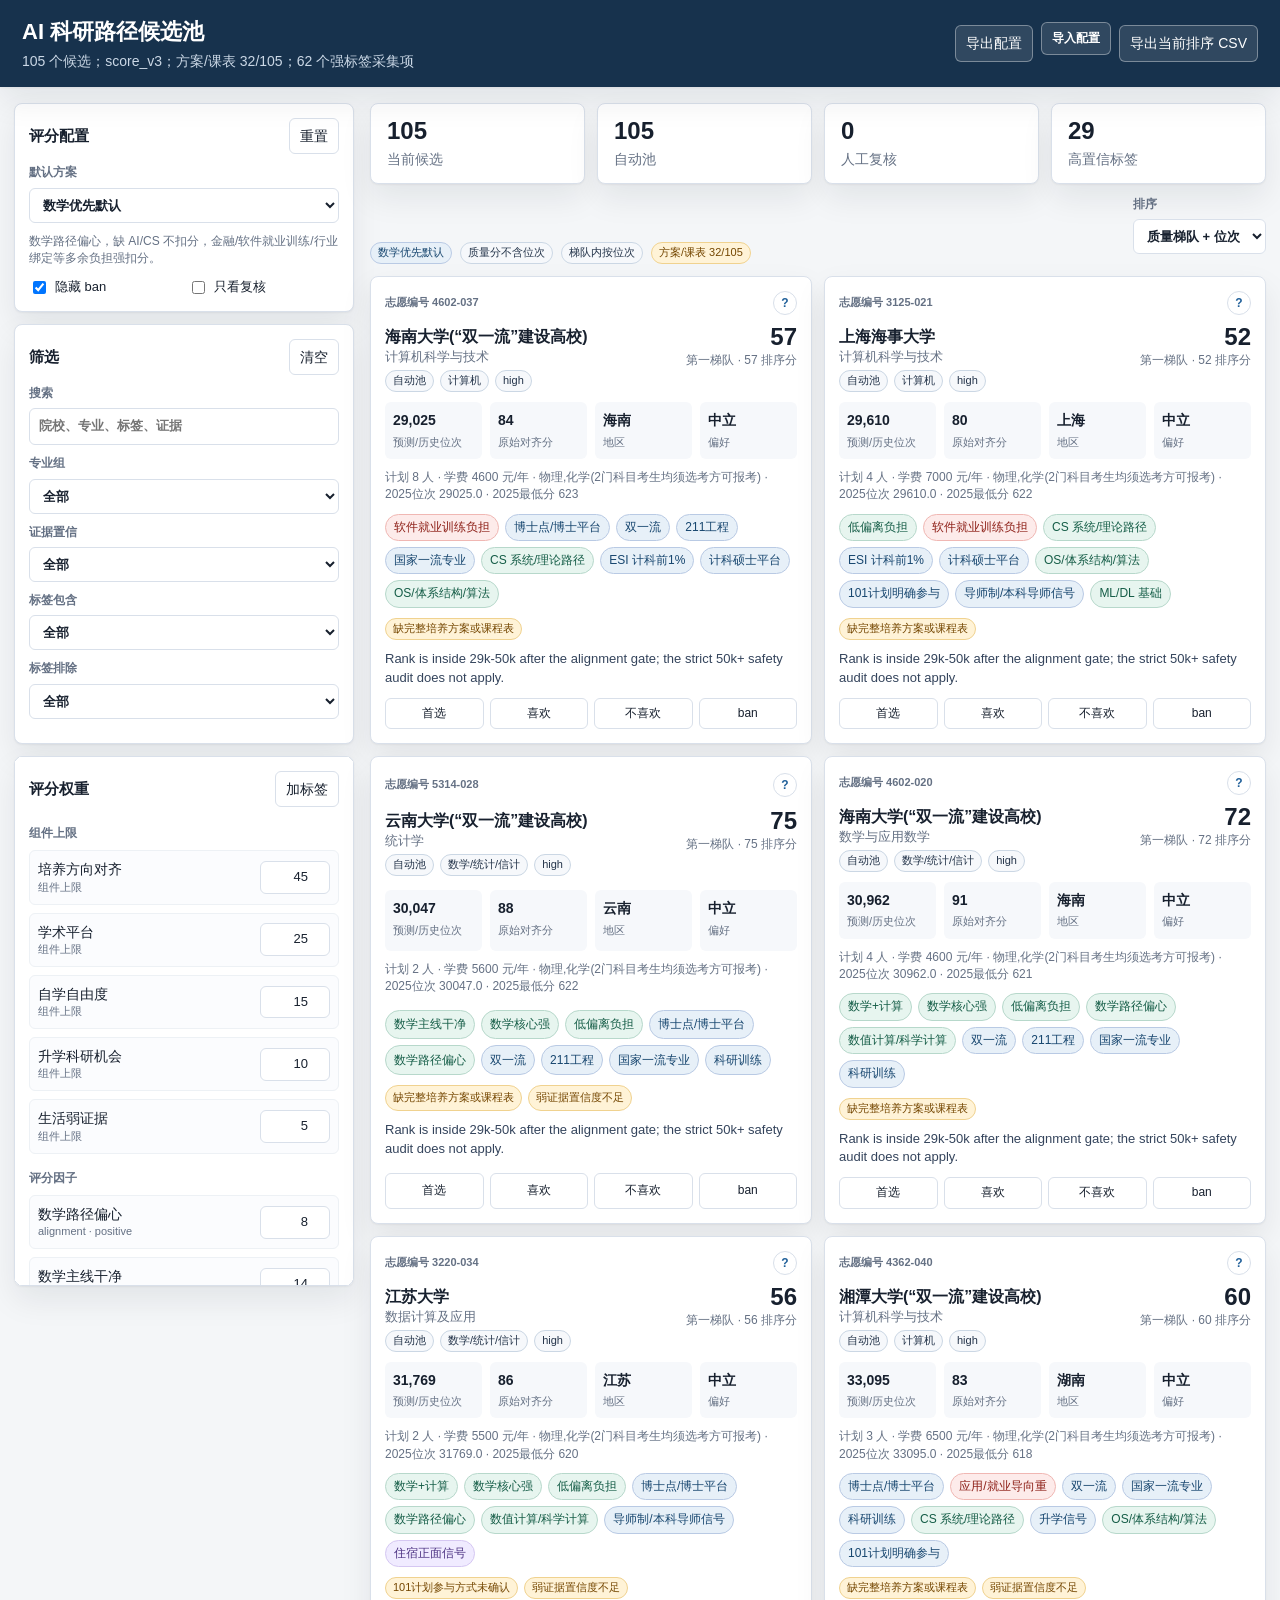
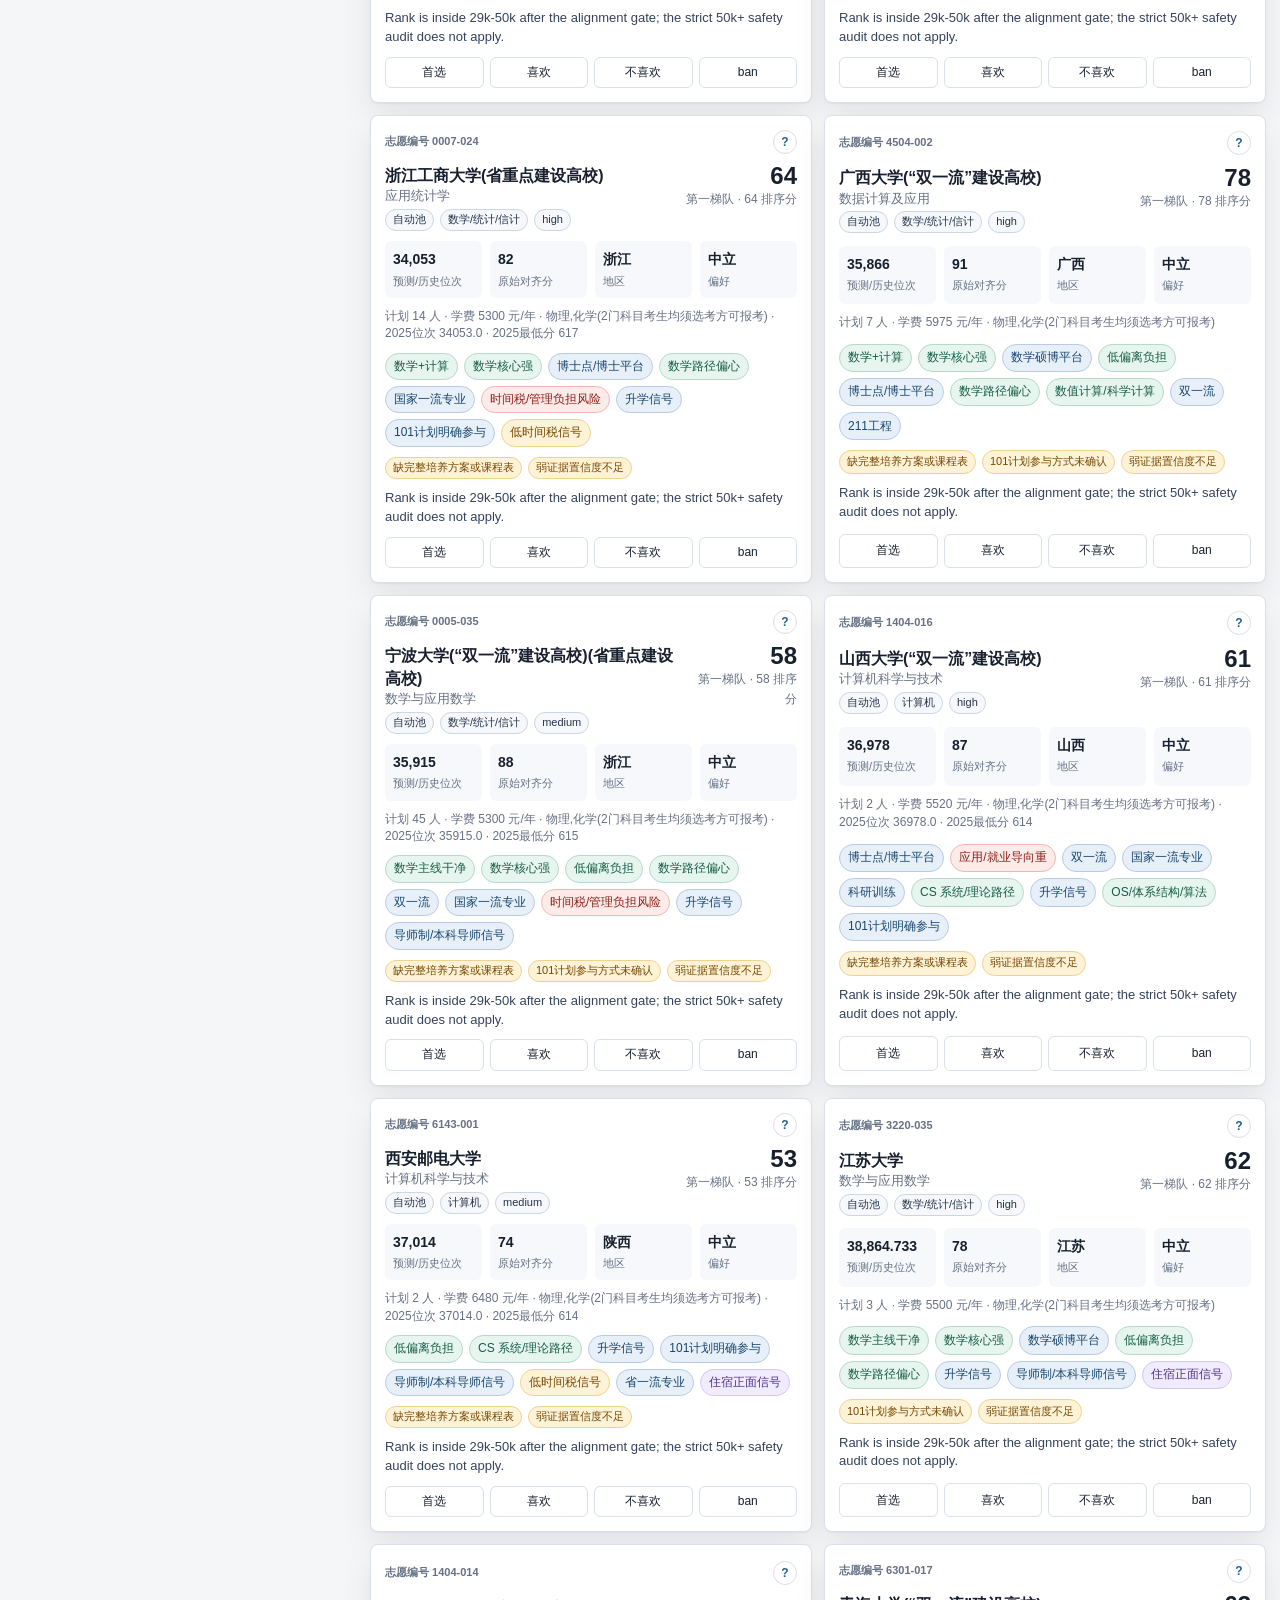
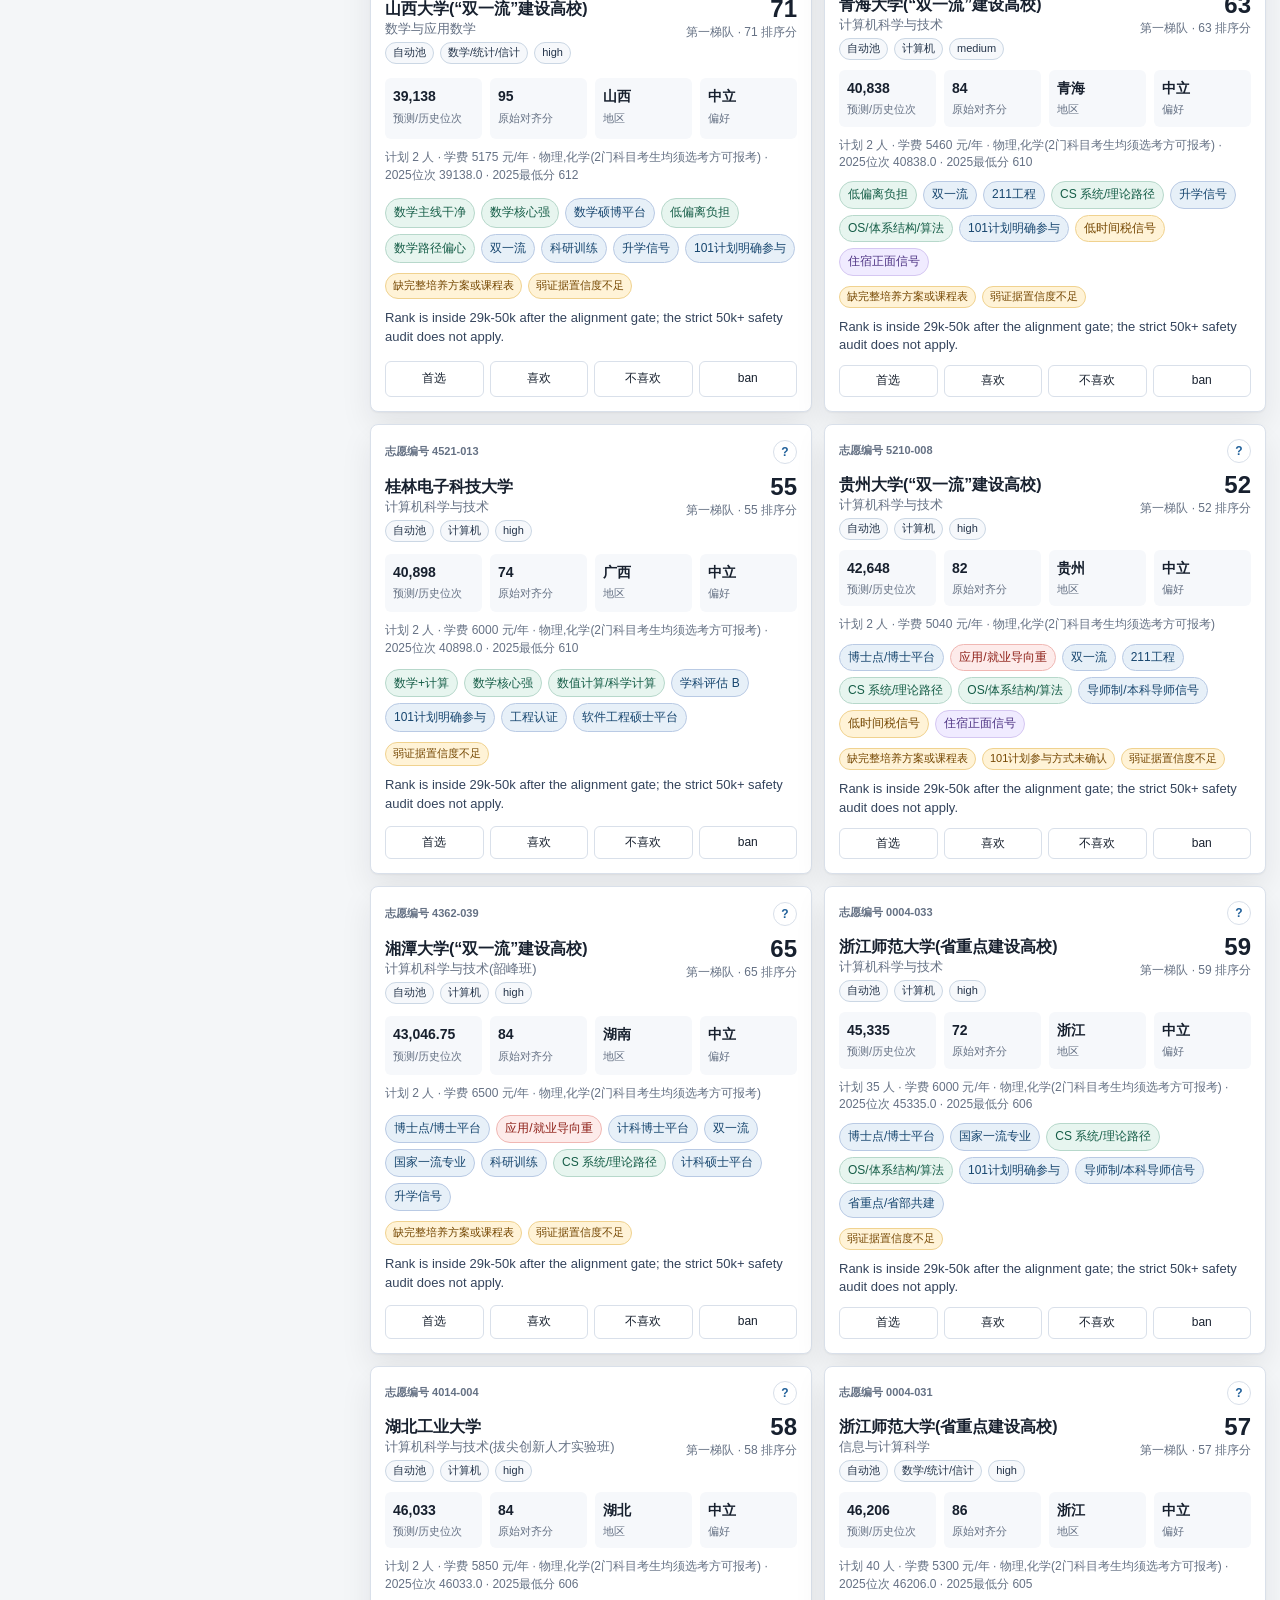
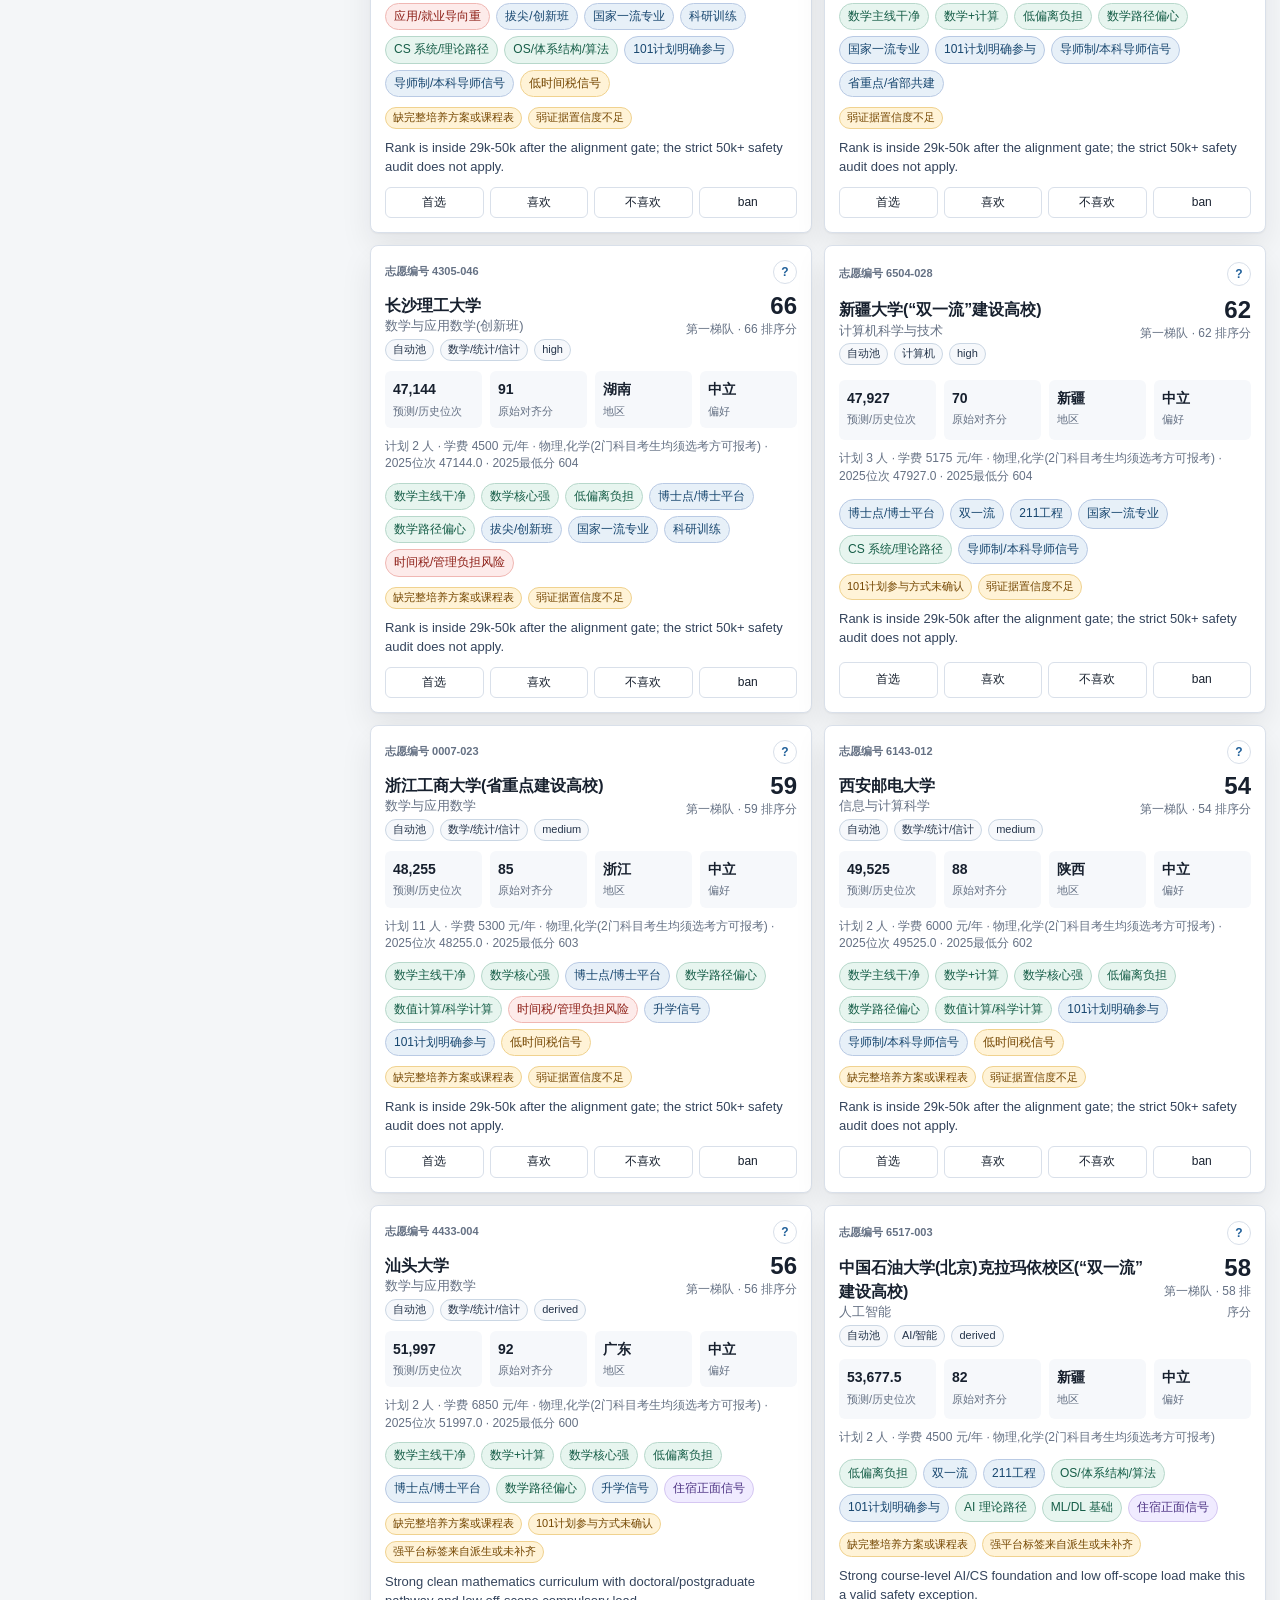
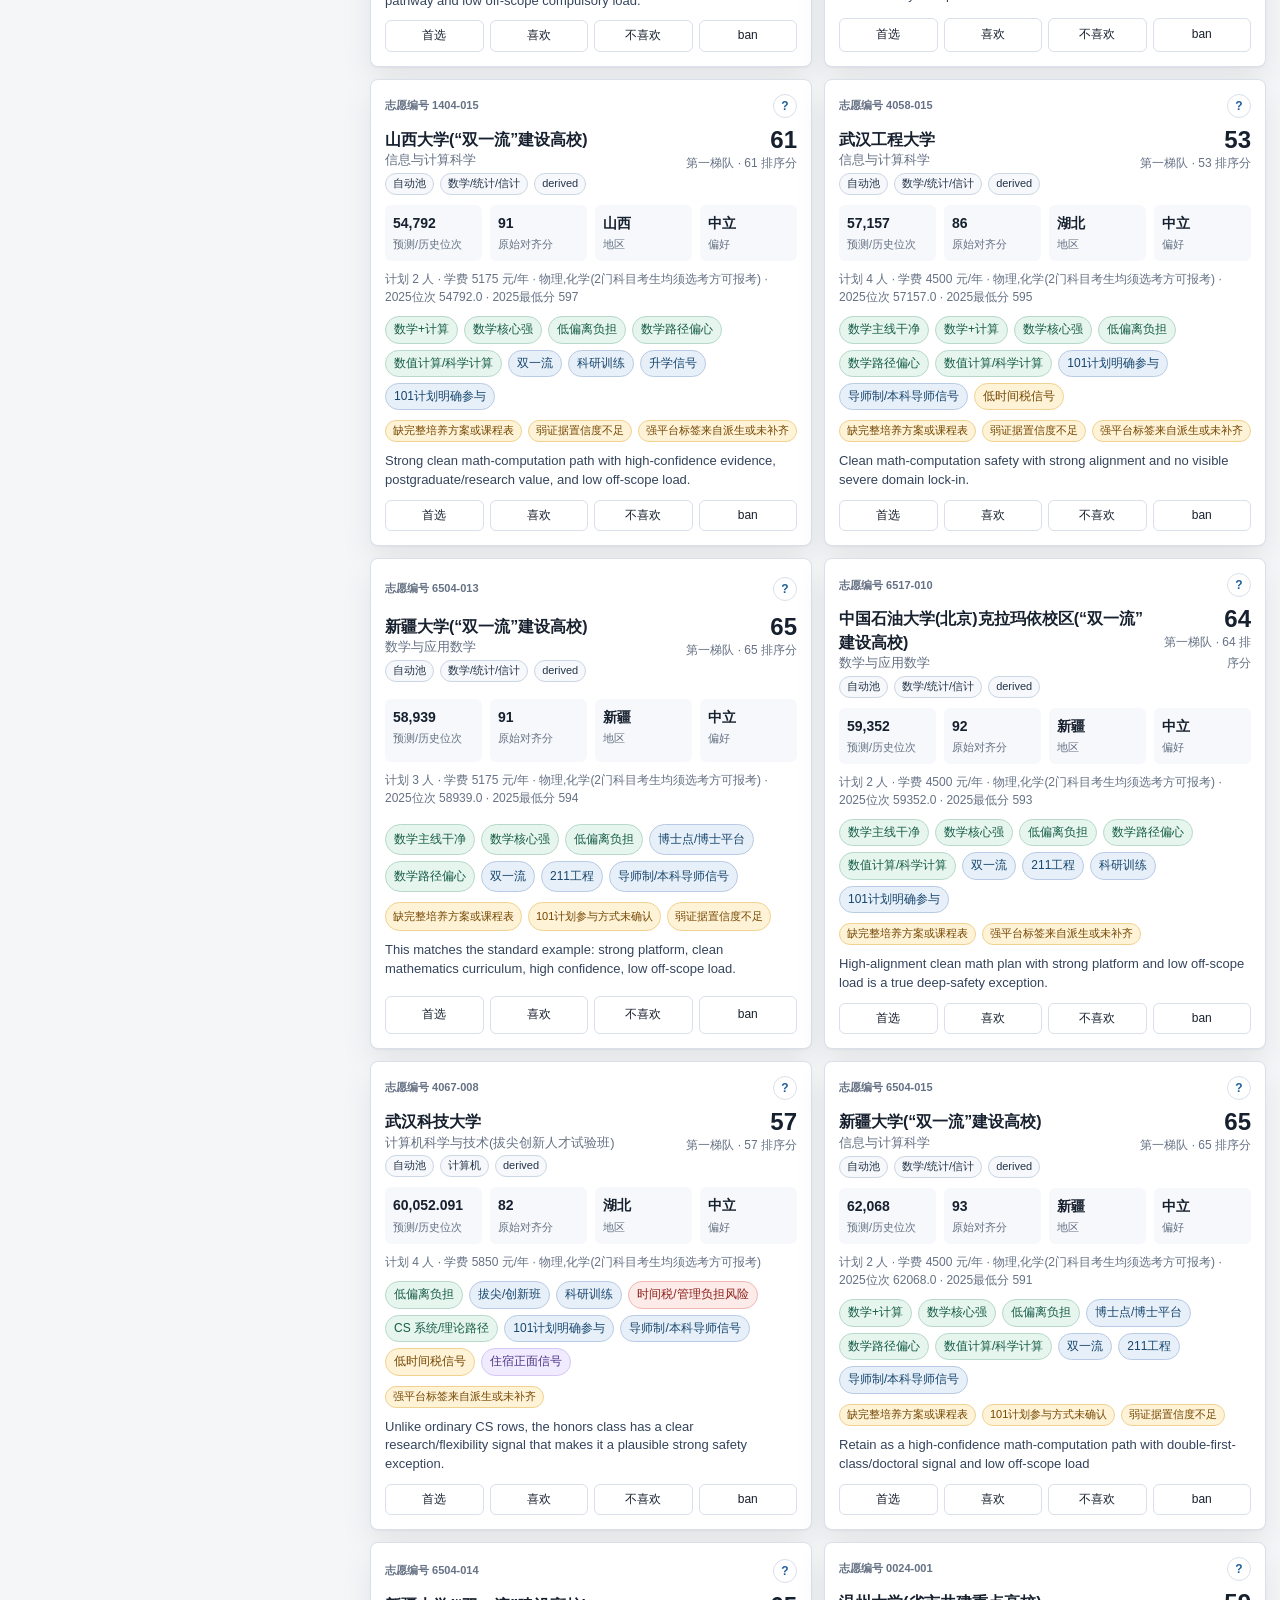
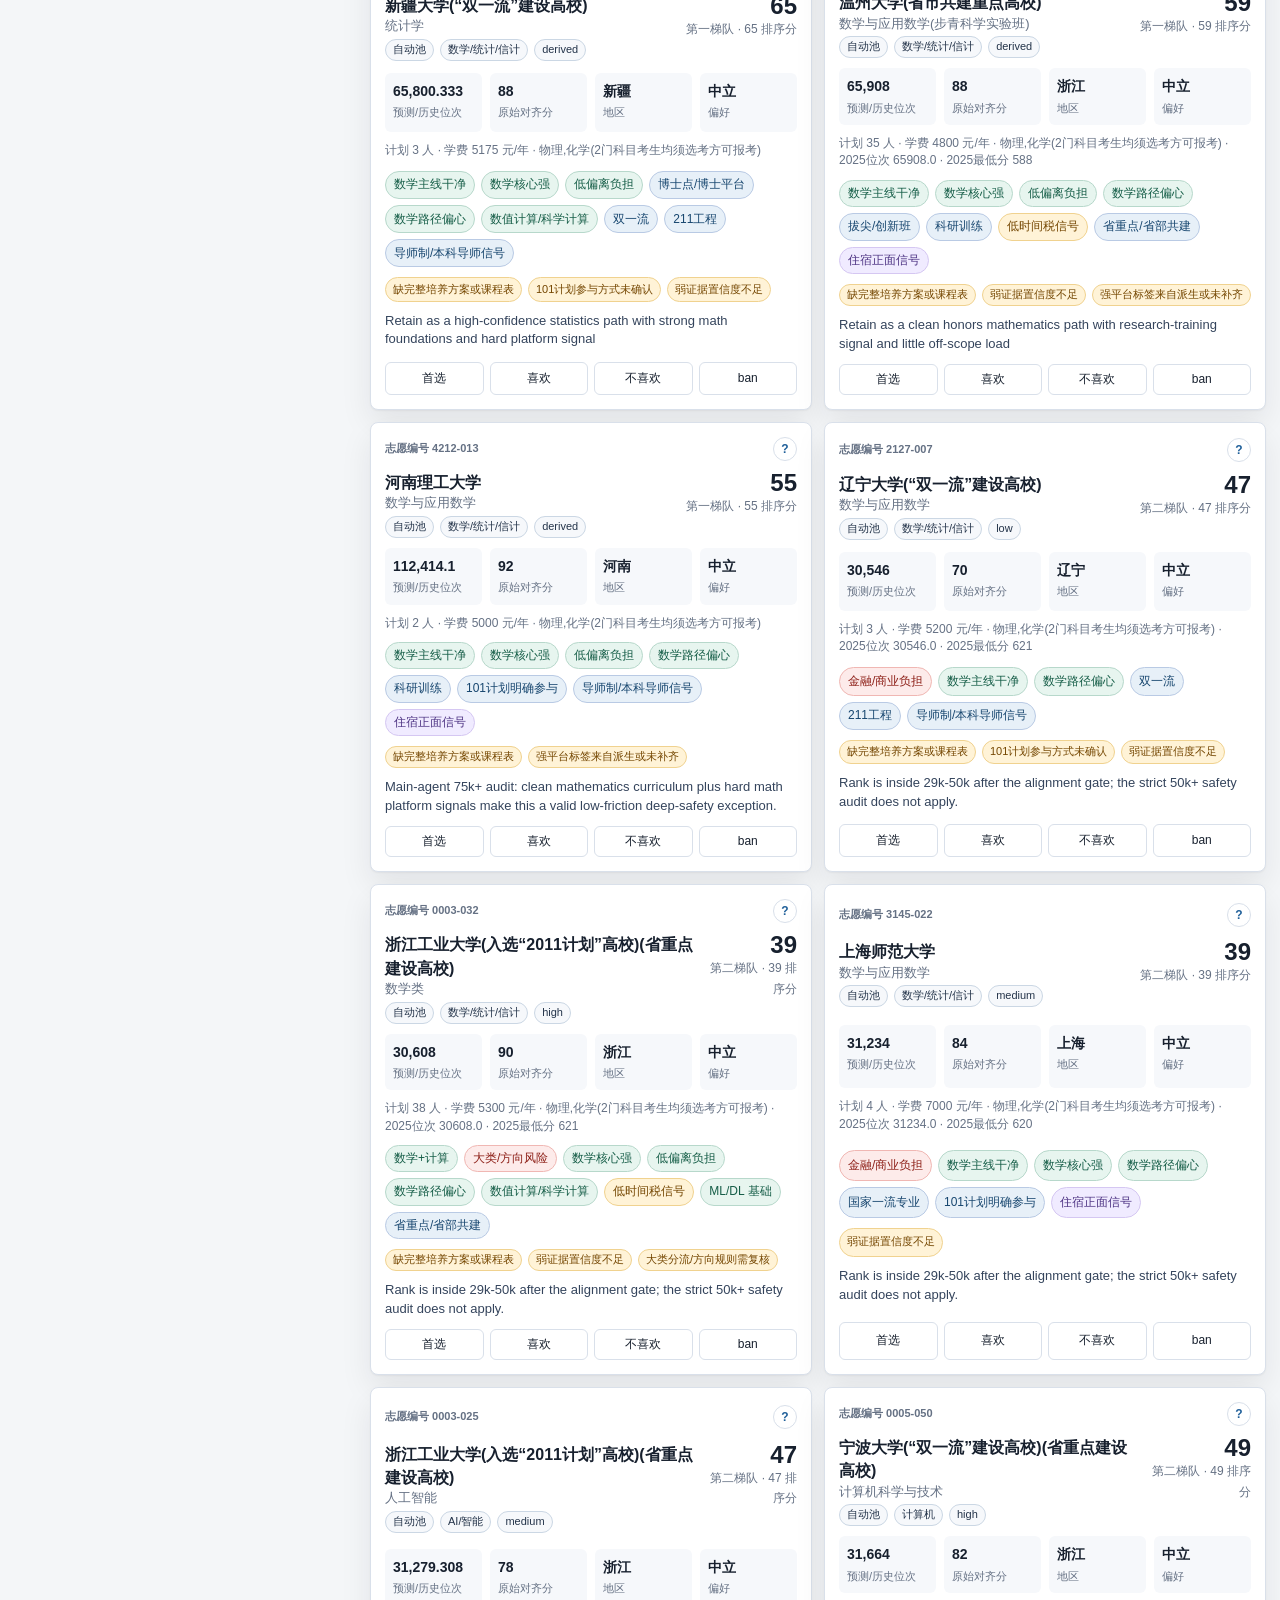
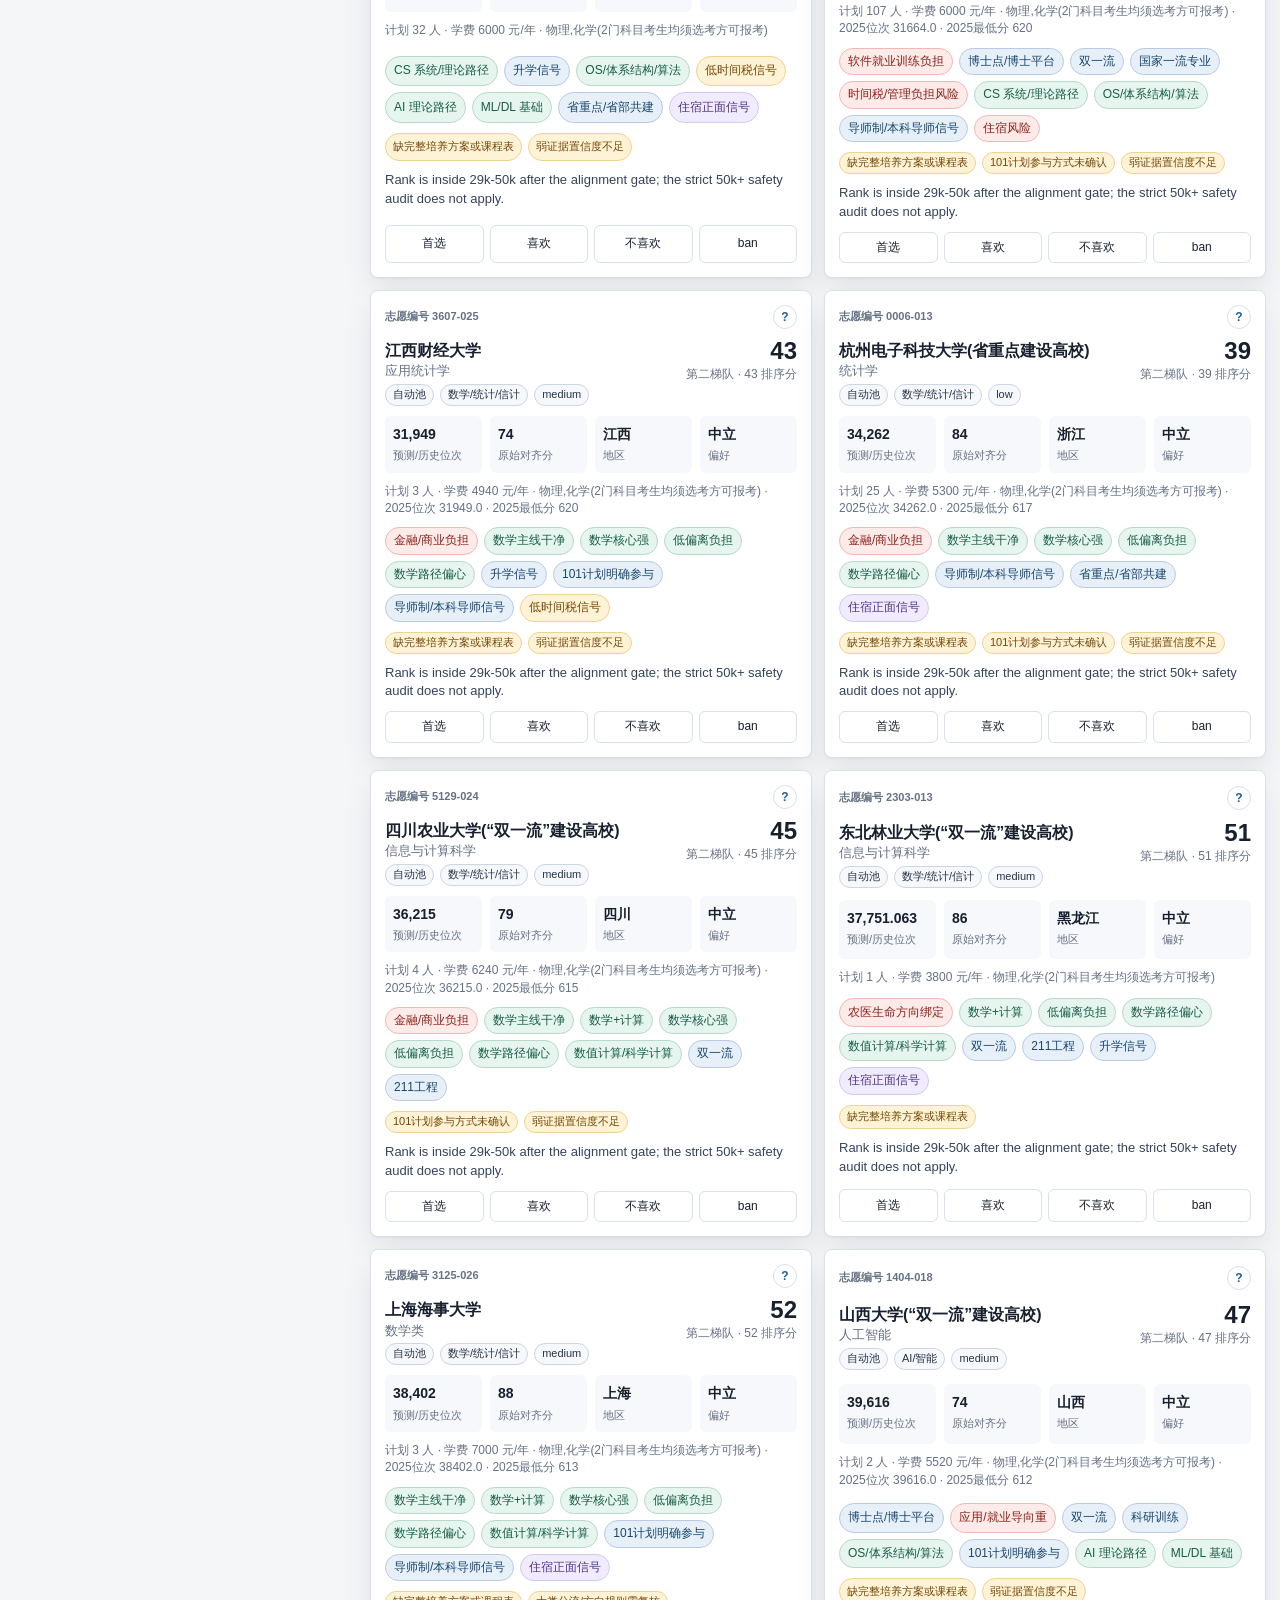
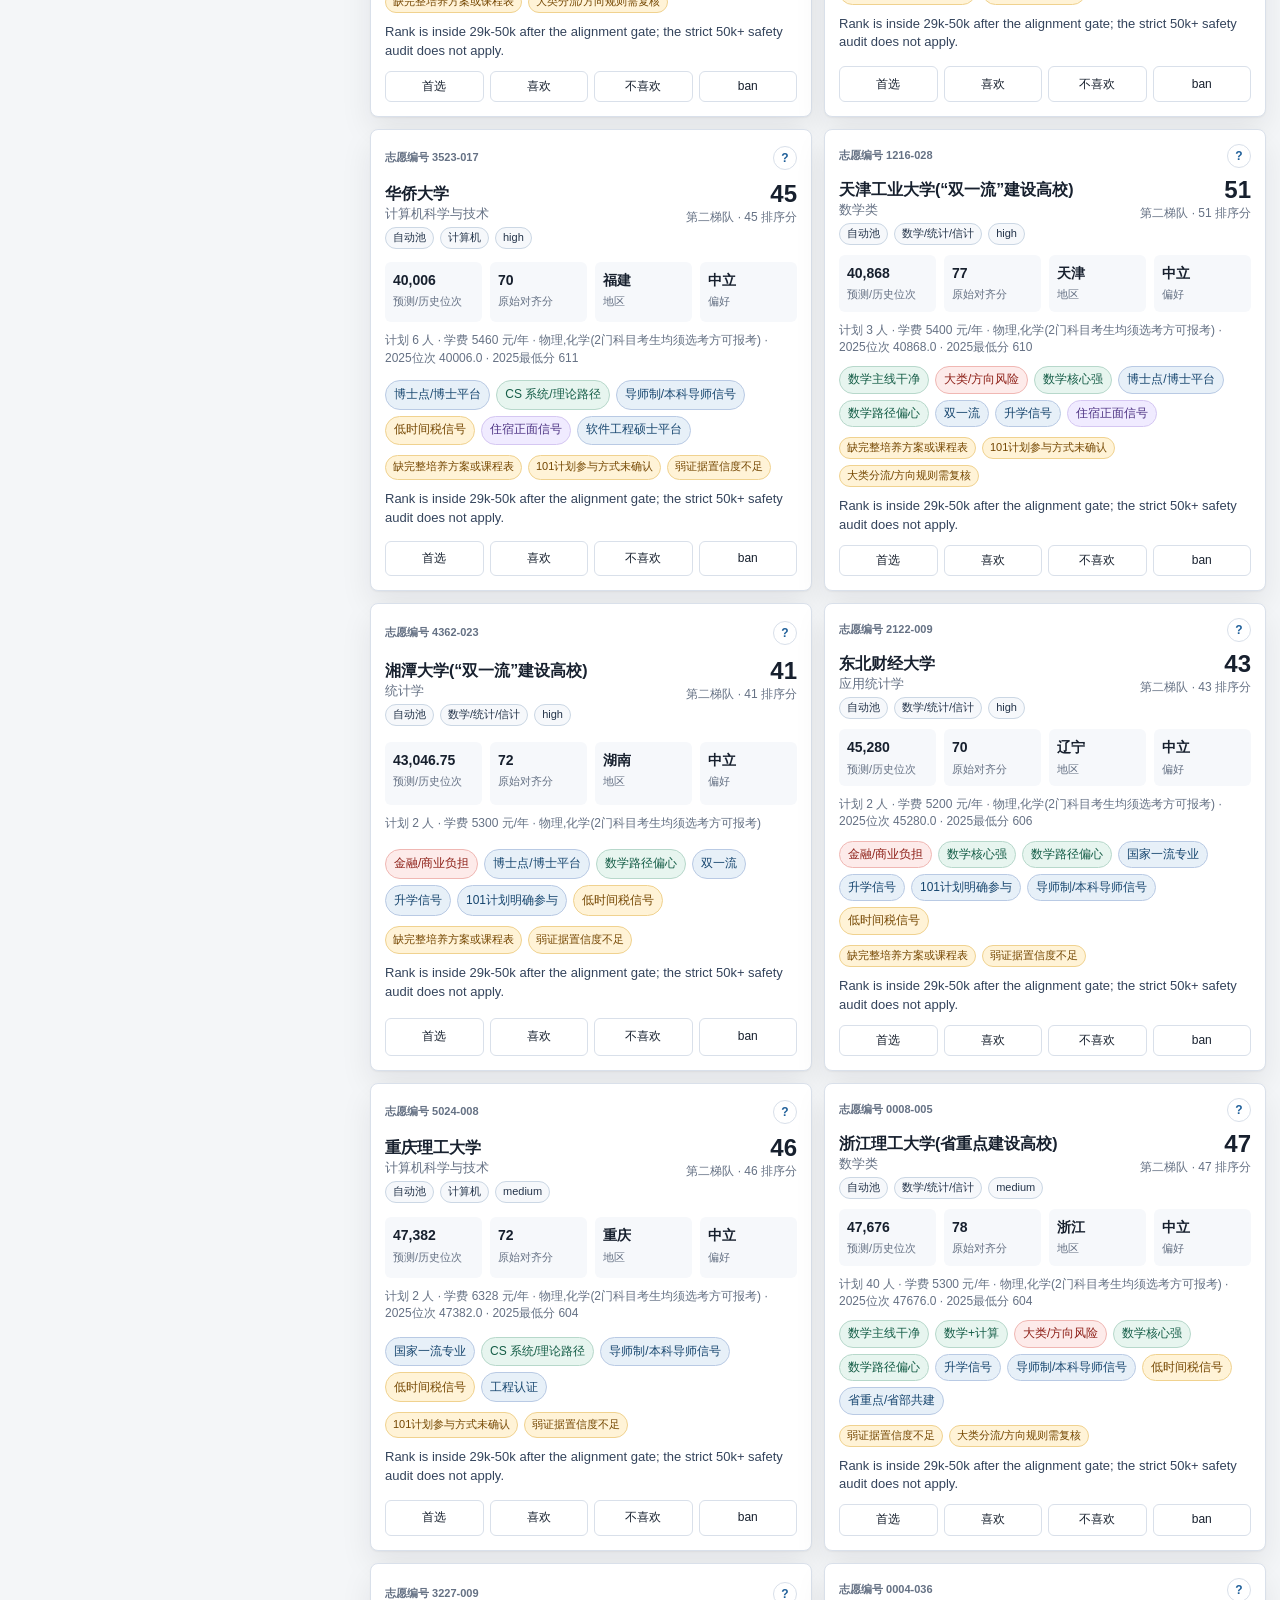
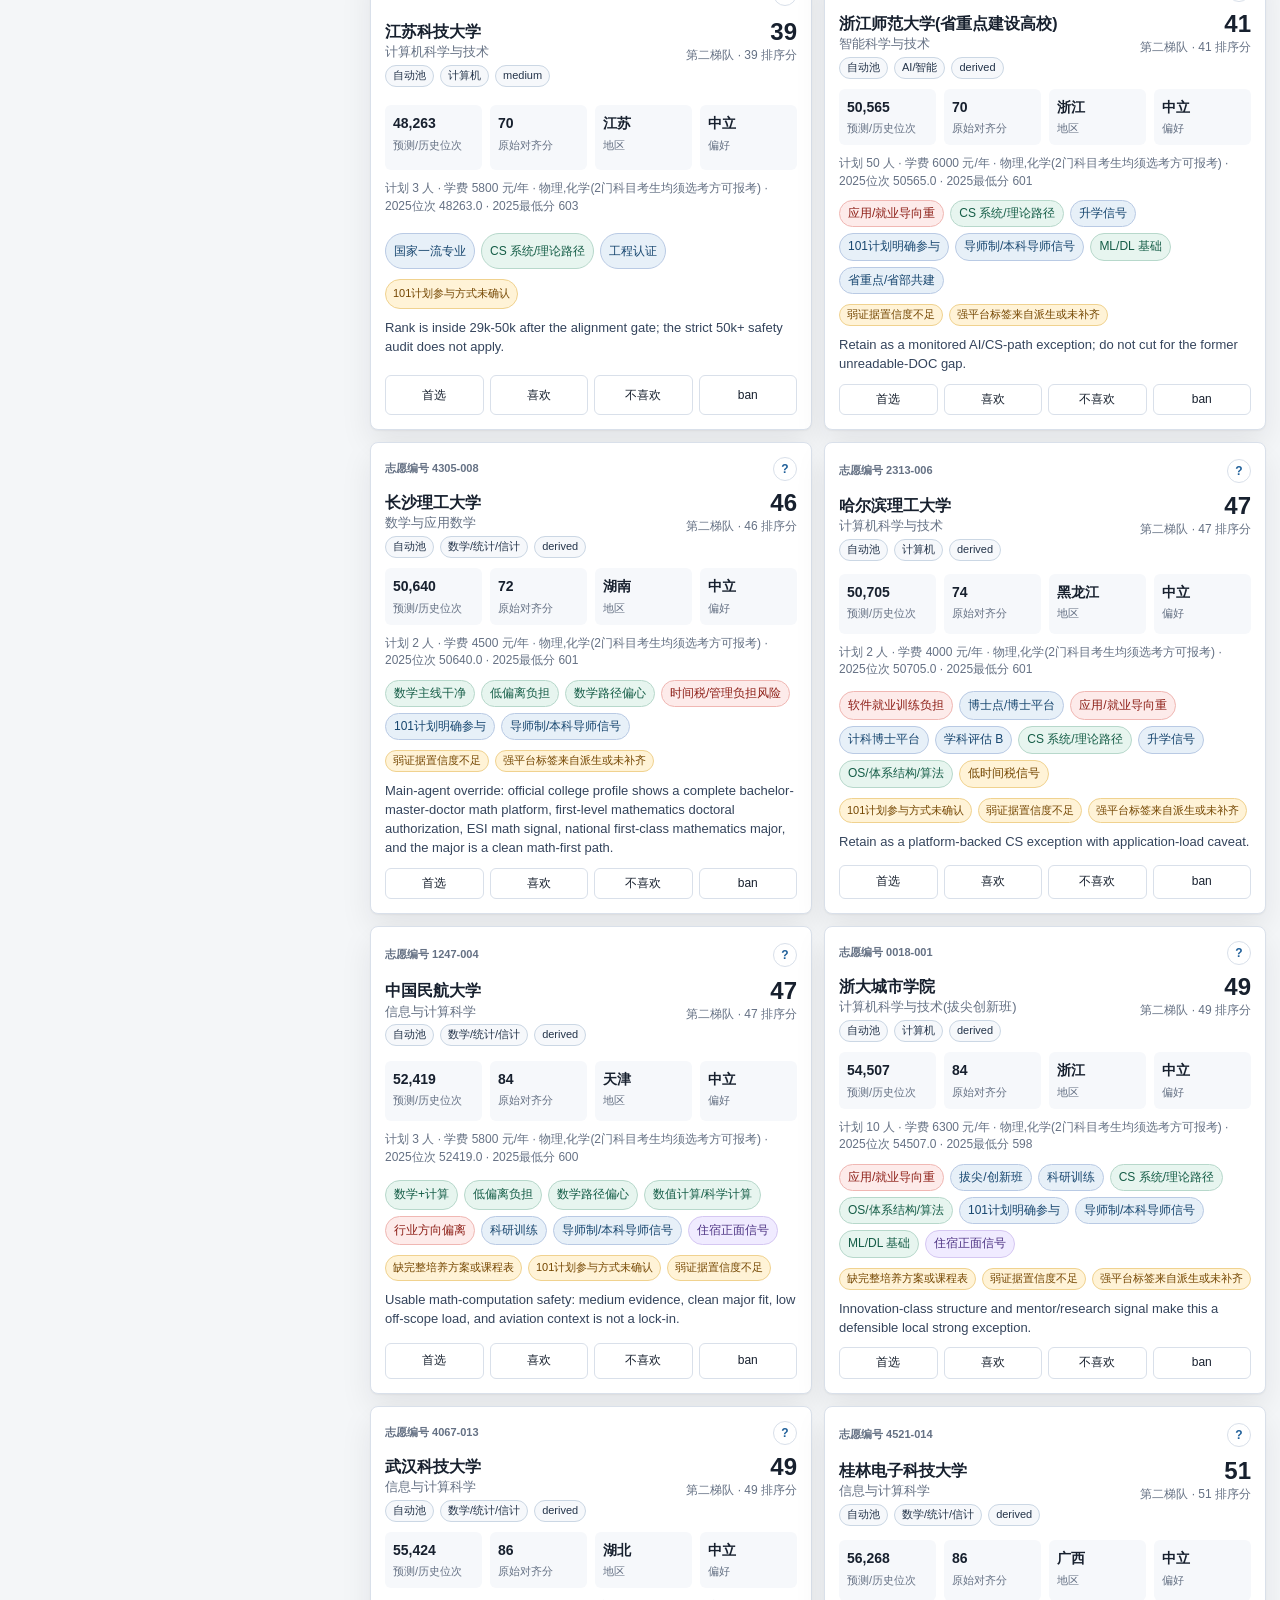
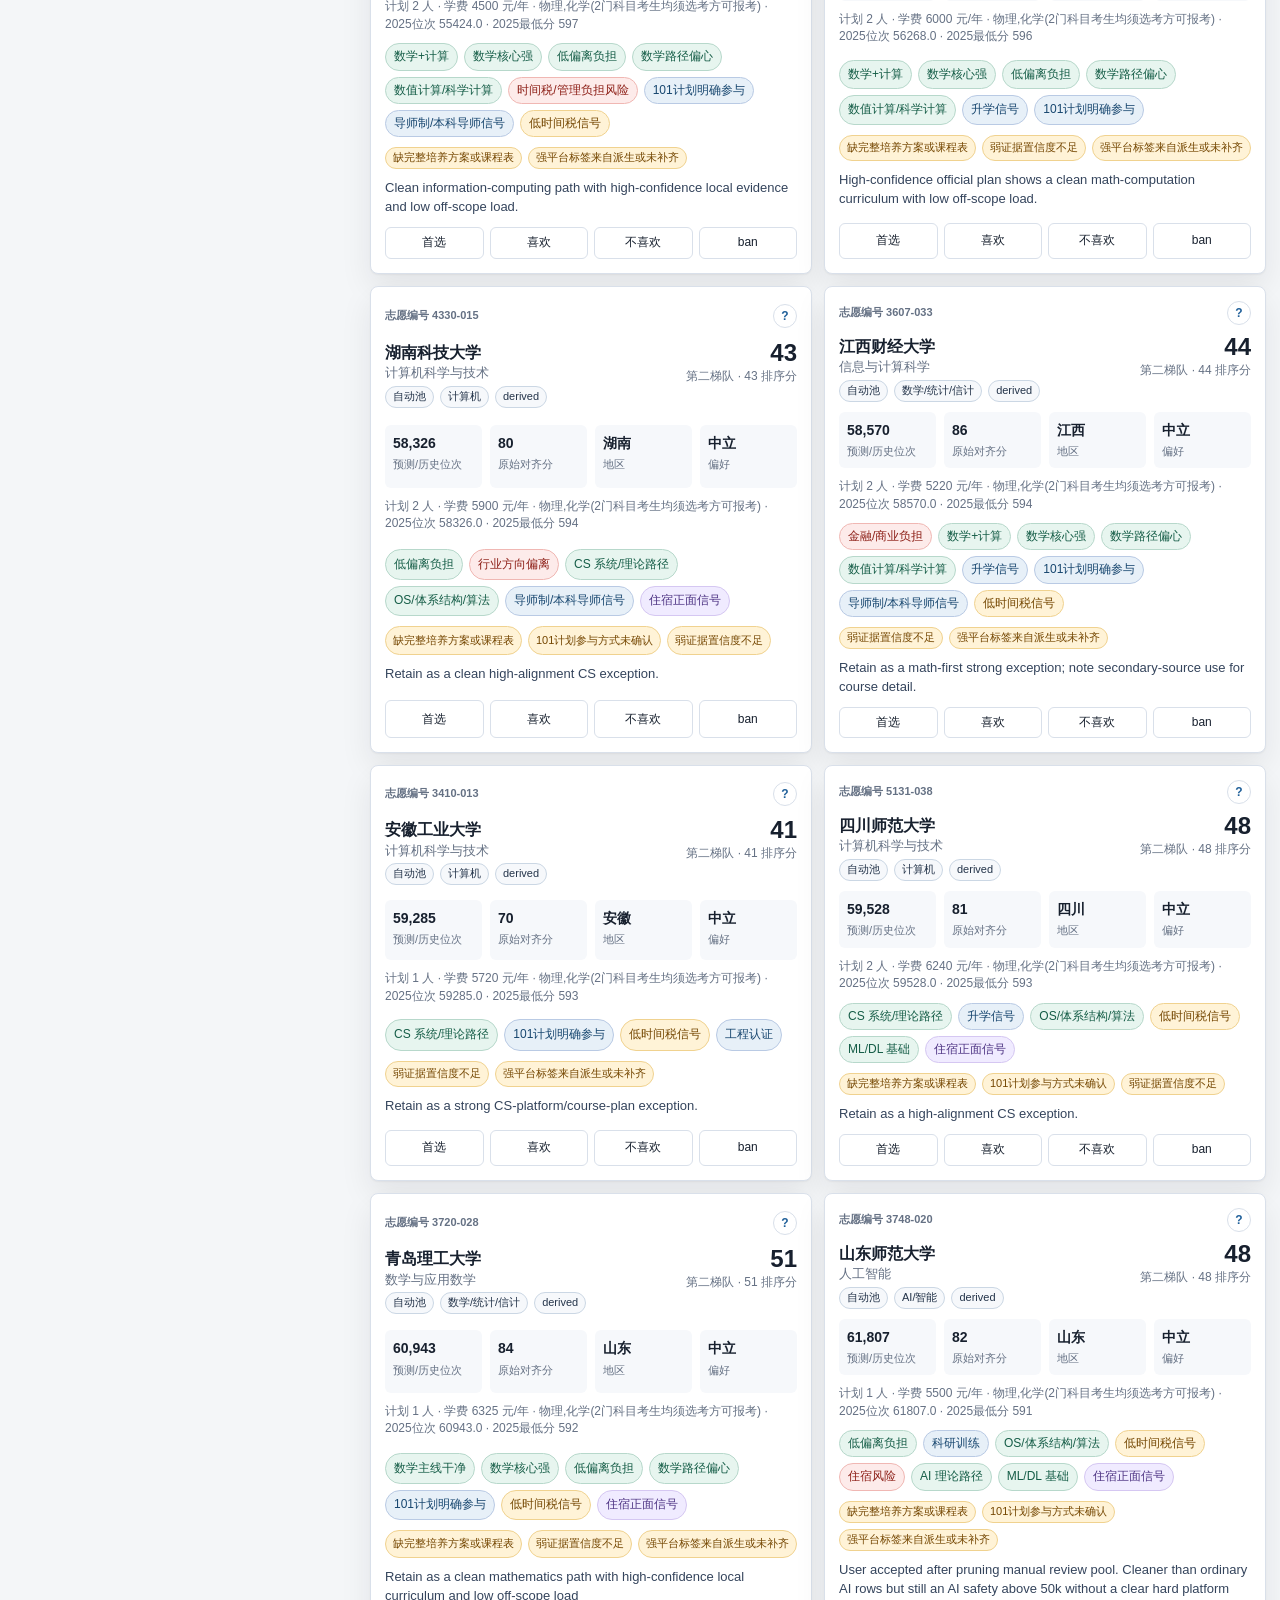
<file: outputs/ai_path_tag_browser/index.html>
<!doctype html>
<html lang="zh-CN">
  <head>
    <meta charset="utf-8" />
    <meta name="viewport" content="width=device-width, initial-scale=1" />
    <title>AI 科研路径候选池</title>
    <link rel="stylesheet" href="styles.css" />
  </head>
  <body>
    <header class="topbar">
      <div>
        <h1>AI 科研路径候选池</h1>
        <p id="dataMeta">加载数据中...</p>
      </div>
      <div class="topbar-actions">
        <button id="exportConfigBtn" type="button">导出配置</button>
        <label class="file-button">
          导入配置
          <input id="importConfigInput" type="file" accept="application/json,.json" />
        </label>
        <button id="exportCsvBtn" type="button">导出当前排序 CSV</button>
      </div>
    </header>

    <main class="layout">
      <aside class="sidebar" aria-label="配置和筛选">
        <section class="panel">
          <div class="panel-title">
            <h2>评分配置</h2>
            <button id="resetConfigBtn" type="button" title="恢复当前方案默认权重">重置</button>
          </div>
          <label>
            默认方案
            <select id="profileSelect"></select>
          </label>
          <p id="profileDescription" class="hint"></p>
          <div class="switch-row">
            <label class="check-line"><input id="hideBanToggle" type="checkbox" checked /> 隐藏 ban</label>
            <label class="check-line"><input id="manualOnlyToggle" type="checkbox" /> 只看复核</label>
          </div>
        </section>

        <section class="panel">
          <div class="panel-title">
            <h2>筛选</h2>
            <button id="clearFiltersBtn" type="button">清空</button>
          </div>
          <label>
            搜索
            <input id="searchInput" type="search" placeholder="院校、专业、标签、证据" />
          </label>
          <label>
            专业组
            <select id="groupSelect">
              <option value="">全部</option>
              <option value="math_stat_info">数学/统计/信计</option>
              <option value="cs">计算机</option>
              <option value="ai_intelligent_science">AI/智能</option>
            </select>
          </label>
          <label>
            证据置信
            <select id="confidenceSelect">
              <option value="">全部</option>
              <option value="high">high</option>
              <option value="medium">medium</option>
              <option value="low">low</option>
              <option value="derived">derived</option>
            </select>
          </label>
          <label>
            标签包含
            <select id="includeTagSelect"></select>
          </label>
          <label>
            标签排除
            <select id="excludeTagSelect"></select>
          </label>
        </section>

        <section class="panel weights-panel">
          <div class="panel-title">
            <h2>评分权重</h2>
            <button id="addTagBtn" type="button">加标签</button>
          </div>
          <div id="weightEditor" class="weight-editor"></div>
        </section>
      </aside>

      <section class="content">
        <section class="summary-grid" aria-label="当前结果摘要">
          <div>
            <strong id="shownCount">0</strong>
            <span>当前候选</span>
          </div>
          <div>
            <strong id="autoCount">0</strong>
            <span>自动池</span>
          </div>
          <div>
            <strong id="manualCount">0</strong>
            <span>人工复核</span>
          </div>
          <div>
            <strong id="highEvidenceCount">0</strong>
            <span>高置信标签</span>
          </div>
        </section>

        <section class="toolbar">
          <div id="activeConfig" class="active-config"></div>
          <label>
            排序
            <select id="sortSelect">
              <option value="scoreTierRank">质量梯队 + 位次</option>
              <option value="scoreDesc">质量分从高到低</option>
              <option value="rankAsc">位次从冲到保</option>
              <option value="rankDesc">位次从保到冲</option>
              <option value="collegeAsc">院校名称</option>
            </select>
          </label>
        </section>

        <section id="cards" class="cards" aria-label="候选志愿卡片"></section>
      </section>
    </main>

    <dialog id="detailDialog">
      <div class="dialog-head">
        <div>
          <h2 id="detailTitle">详情</h2>
          <p id="detailSubtitle"></p>
        </div>
        <button id="closeDialogBtn" type="button" aria-label="关闭">×</button>
      </div>
      <div id="detailBody"></div>
    </dialog>

    <dialog id="tagDialog">
      <div class="dialog-head">
        <div>
          <h2>新增标签</h2>
          <p>用于全局评分，也可在单条志愿里使用。</p>
        </div>
        <button id="closeTagDialogBtn" type="button" aria-label="关闭">×</button>
      </div>
      <form id="tagForm" class="tag-form">
        <label>
          标签名
          <input id="newTagLabel" required placeholder="例如 北方时间税风险" />
        </label>
        <label>
          默认权重
          <input id="newTagWeight" type="number" value="-5" />
        </label>
        <label>
          类型
          <select id="newTagKind">
            <option value="preference">偏好</option>
            <option value="platform">平台</option>
            <option value="fit">对齐</option>
            <option value="red_flag">红旗</option>
            <option value="region">地区</option>
          </select>
        </label>
        <div class="form-actions">
          <button type="submit">添加</button>
        </div>
      </form>
    </dialog>

    <script src="data.js"></script>
    <script src="app.js"></script>
  </body>
</html>
</file>
<file: outputs/ai_path_tag_browser/styles.css>
:root {
  --bg: #f4f6f8;
  --panel: #ffffff;
  --ink: #17202e;
  --muted: #657184;
  --line: #d9e0ea;
  --blue: #1f5f99;
  --blue-weak: #e7f0f8;
  --green: #18745a;
  --green-weak: #e7f5ef;
  --red: #b42318;
  --red-weak: #fdebea;
  --amber: #9a5b00;
  --amber-weak: #fff3d7;
  --violet: #6544a5;
  --violet-weak: #f0ebff;
  --shadow: 0 1px 2px rgba(15, 23, 42, 0.05), 0 14px 32px rgba(15, 23, 42, 0.08);
}

* {
  box-sizing: border-box;
}

body {
  margin: 0;
  background: var(--bg);
  color: var(--ink);
  font-family: "Microsoft YaHei", "PingFang SC", "Segoe UI", Arial, sans-serif;
  font-size: 14px;
  line-height: 1.45;
}

button,
input,
select {
  font: inherit;
}

button,
.file-button {
  border: 1px solid var(--line);
  border-radius: 6px;
  padding: 7px 10px;
  background: #fff;
  color: var(--ink);
  cursor: pointer;
}

button:hover,
.file-button:hover {
  border-color: var(--blue);
}

.topbar {
  position: sticky;
  top: 0;
  z-index: 30;
  display: flex;
  align-items: center;
  justify-content: space-between;
  gap: 18px;
  padding: 16px 22px;
  background: #17324d;
  color: #fff;
  box-shadow: var(--shadow);
}

.topbar h1 {
  margin: 0 0 3px;
  font-size: 22px;
  letter-spacing: 0;
}

.topbar p {
  margin: 0;
  color: #cbd8e6;
}

.topbar-actions {
  display: flex;
  align-items: center;
  gap: 8px;
  flex-wrap: wrap;
}

.topbar button,
.topbar .file-button {
  border-color: rgba(255, 255, 255, 0.36);
  background: rgba(255, 255, 255, 0.11);
  color: #fff;
}

.file-button input {
  display: none;
}

.layout {
  display: grid;
  grid-template-columns: 340px minmax(0, 1fr);
  gap: 16px;
  width: min(1680px, calc(100vw - 28px));
  margin: 16px auto 38px;
}

.sidebar {
  display: grid;
  align-content: start;
  gap: 12px;
}

.panel {
  background: var(--panel);
  border: 1px solid var(--line);
  border-radius: 8px;
  padding: 14px;
  box-shadow: var(--shadow);
}

.panel-title {
  display: flex;
  align-items: center;
  justify-content: space-between;
  gap: 10px;
  margin-bottom: 10px;
}

.panel h2 {
  margin: 0;
  font-size: 15px;
}

label {
  display: grid;
  gap: 6px;
  margin-bottom: 10px;
  color: var(--muted);
  font-size: 12px;
  font-weight: 700;
}

input,
select {
  width: 100%;
  min-width: 0;
  border: 1px solid var(--line);
  border-radius: 6px;
  padding: 8px 9px;
  background: #fff;
  color: var(--ink);
  font-size: 13px;
}

input:focus,
select:focus {
  outline: 2px solid rgba(31, 95, 153, 0.18);
  border-color: var(--blue);
}

.hint {
  margin: 0 0 10px;
  color: var(--muted);
  font-size: 12px;
}

.switch-row {
  display: grid;
  grid-template-columns: 1fr 1fr;
  gap: 8px;
}

.check-line {
  display: flex;
  align-items: center;
  gap: 6px;
  margin: 0;
  color: var(--ink);
  font-size: 13px;
  font-weight: 500;
}

.check-line input {
  width: auto;
}

.weights-panel {
  max-height: calc(100vh - 370px);
  overflow: auto;
}

.weight-editor {
  display: grid;
  gap: 8px;
}

.weight-editor h3 {
  margin: 8px 0 0;
  color: var(--muted);
  font-size: 12px;
}

.weight-row {
  display: grid;
  grid-template-columns: minmax(0, 1fr) 70px;
  gap: 8px;
  align-items: center;
  padding: 8px;
  border: 1px solid #edf1f5;
  border-radius: 6px;
  background: #fbfcfe;
}

.weight-row span {
  min-width: 0;
  overflow: hidden;
  text-overflow: ellipsis;
  white-space: nowrap;
}

.weight-row small {
  display: block;
  color: var(--muted);
  font-size: 11px;
}

.weight-row input {
  padding: 6px;
  text-align: right;
}

.content {
  min-width: 0;
}

.summary-grid {
  display: grid;
  grid-template-columns: repeat(4, minmax(150px, 1fr));
  gap: 12px;
  margin-bottom: 12px;
}

.summary-grid div {
  padding: 14px 16px;
  background: var(--panel);
  border: 1px solid var(--line);
  border-radius: 8px;
  box-shadow: var(--shadow);
}

.summary-grid strong {
  display: block;
  font-size: 24px;
  line-height: 1.1;
}

.summary-grid span {
  display: block;
  margin-top: 4px;
  color: var(--muted);
}

.toolbar {
  display: flex;
  align-items: end;
  justify-content: space-between;
  gap: 12px;
  margin-bottom: 12px;
}

.active-config {
  display: flex;
  flex-wrap: wrap;
  gap: 8px;
}

.cards {
  display: grid;
  grid-template-columns: repeat(auto-fill, minmax(360px, 1fr));
  gap: 12px;
}

.card {
  display: grid;
  gap: 10px;
  background: var(--panel);
  border: 1px solid var(--line);
  border-radius: 8px;
  padding: 14px;
  box-shadow: var(--shadow);
}

.card.banned {
  opacity: 0.56;
}

.card-kicker {
  display: flex;
  align-items: center;
  justify-content: space-between;
  min-height: 24px;
  gap: 8px;
  color: var(--muted);
  font-size: 11px;
  font-weight: 700;
}

.card-kicker span {
  min-width: 0;
  overflow: hidden;
  text-overflow: ellipsis;
  white-space: nowrap;
}

.detail-circle-button {
  display: inline-grid;
  place-items: center;
  flex: 0 0 auto;
  width: 24px;
  height: 24px;
  min-width: 24px;
  padding: 0;
  border-radius: 999px;
  color: var(--blue);
  font-size: 12px;
  font-weight: 800;
  line-height: 1;
}

.card-head {
  display: flex;
  align-items: flex-start;
  justify-content: space-between;
  gap: 12px;
}

.card-title {
  min-width: 0;
}

.card h3 {
  margin: 0 0 3px;
  font-size: 16px;
}

.card h3 span {
  display: block;
  color: var(--muted);
  font-size: 13px;
  font-weight: 500;
}

.score-box {
  min-width: 78px;
  text-align: right;
}

.score-box strong {
  display: block;
  font-size: 24px;
  line-height: 1;
}

.score-box span {
  color: var(--muted);
  font-size: 12px;
}

.meta-grid {
  display: grid;
  grid-template-columns: repeat(4, minmax(0, 1fr));
  gap: 8px;
}

.meta {
  padding: 8px;
  border-radius: 6px;
  background: #f6f8fb;
}

.meta strong {
  display: block;
  font-variant-numeric: tabular-nums;
}

.meta span {
  color: var(--muted);
  font-size: 11px;
}

.chips {
  display: flex;
  flex-wrap: wrap;
  gap: 6px;
}

.chip {
  display: inline-flex;
  align-items: center;
  max-width: 100%;
  min-height: 26px;
  padding: 4px 8px;
  border: 1px solid #cbd7e4;
  border-radius: 999px;
  background: #f6f8fb;
  color: #24344a;
  font-size: 12px;
}

.chip.fit {
  border-color: #b7d8cb;
  background: var(--green-weak);
  color: #155d47;
}

.chip.platform {
  border-color: #b9cae4;
  background: var(--blue-weak);
  color: #17466f;
}

.chip.red_flag {
  border-color: #f0b7b3;
  background: var(--red-weak);
  color: #8d1f17;
}

.chip.region {
  border-color: #d5c7f2;
  background: var(--violet-weak);
  color: #4e3484;
}

.chip.evidence,
.chip.gap {
  border-color: #f0d28f;
  background: var(--amber-weak);
  color: #744600;
}

.chip.preference {
  border-color: #b9cae4;
  background: #edf7ff;
  color: #17466f;
}

.chip.small {
  min-height: 22px;
  padding: 2px 7px;
  font-size: 11px;
}

.rationale {
  margin: 0;
  color: #34445c;
  font-size: 13px;
}

.admission-line {
  margin: 0;
  color: var(--muted);
  font-size: 12px;
}

.admission-body {
  display: grid;
  gap: 10px;
  padding: 10px;
  border: 1px solid #e2e8f0;
  border-radius: 6px;
  background: #fbfcfe;
}

.admission-section {
  display: grid;
  gap: 6px;
}

.admission-section h4 {
  margin: 0;
  color: #24344a;
  font-size: 13px;
}

.admission-grid {
  display: grid;
  grid-template-columns: repeat(2, minmax(220px, 1fr));
  gap: 6px;
  margin: 0;
}

.admission-item {
  min-width: 0;
  padding: 7px 8px;
  border: 1px solid #edf1f5;
  border-radius: 6px;
  background: #fff;
}

.admission-item dt {
  margin: 0 0 3px;
  color: var(--muted);
  font-size: 11px;
  font-weight: 700;
}

.admission-item dd {
  margin: 0;
  overflow-wrap: anywhere;
  font-size: 13px;
}

.admission-item a {
  color: var(--blue);
}

.admission-empty {
  margin: 0;
  color: var(--muted);
}

.card-actions {
  display: grid;
  grid-template-columns: repeat(4, 1fr);
  gap: 6px;
}

.card-actions button {
  padding: 6px 4px;
  font-size: 12px;
}

.card-actions button.active {
  border-color: var(--blue);
  background: var(--blue-weak);
  color: #17466f;
  font-weight: 700;
}

dialog {
  width: min(1080px, calc(100vw - 32px));
  border: 1px solid var(--line);
  border-radius: 10px;
  padding: 0;
  box-shadow: 0 24px 80px rgba(15, 23, 42, 0.24);
}

dialog::backdrop {
  background: rgba(15, 23, 42, 0.38);
}

.dialog-head {
  display: flex;
  align-items: flex-start;
  justify-content: space-between;
  gap: 16px;
  padding: 16px 18px;
  border-bottom: 1px solid var(--line);
}

.dialog-head h2 {
  margin: 0 0 3px;
}

.dialog-head p {
  margin: 0;
  color: var(--muted);
}

#closeDialogBtn,
#closeTagDialogBtn {
  width: 34px;
  height: 34px;
  padding: 0;
  font-size: 20px;
}

#detailBody {
  display: grid;
  gap: 14px;
  max-height: min(720px, calc(100vh - 150px));
  overflow: auto;
  padding: 16px 18px 20px;
}

.detail-section {
  display: grid;
  gap: 8px;
}

.detail-section h3 {
  margin: 0;
  font-size: 14px;
}

.detail-summary {
  margin: 0;
  color: var(--muted);
  font-size: 13px;
}

.score-component-grid {
  display: grid;
  grid-template-columns: repeat(auto-fit, minmax(240px, 1fr));
  gap: 10px;
}

.score-component,
.factor-item {
  display: grid;
  gap: 7px;
  padding: 10px;
  border: 1px solid #e2e8f0;
  border-radius: 6px;
  background: #fbfcfe;
}

.score-component-head,
.factor-item {
  min-width: 0;
}

.score-component-head {
  display: flex;
  align-items: center;
  justify-content: space-between;
  gap: 8px;
}

.score-component-head span,
.factor-item small {
  color: var(--muted);
  font-size: 12px;
}

.score-bar {
  height: 7px;
  overflow: hidden;
  border-radius: 999px;
  background: #e7edf4;
}

.score-bar span {
  display: block;
  height: 100%;
  border-radius: inherit;
  background: var(--blue);
}

.factor-list {
  display: grid;
  gap: 8px;
}

.factor-item {
  grid-template-columns: minmax(0, 1fr) auto;
  align-items: start;
}

.factor-item p {
  grid-column: 1 / -1;
  margin: 0;
  color: #34445c;
  overflow-wrap: anywhere;
}

.evidence-panel-list {
  display: grid;
  gap: 10px;
}

.evidence-panel {
  display: grid;
  gap: 7px;
  padding: 10px;
  border: 1px solid #e2e8f0;
  border-radius: 6px;
  background: #fbfcfe;
}

.evidence-panel-head {
  display: flex;
  align-items: flex-start;
  justify-content: space-between;
  gap: 10px;
}

.evidence-panel h4 {
  margin: 0;
  font-size: 13px;
}

.evidence-panel p {
  margin: 0;
  overflow-wrap: anywhere;
}

.evidence-panel small {
  color: var(--muted);
}

.evidence-hard-rescue,
.evidence-weak-rescue {
  border-left: 4px solid var(--blue);
}

.evidence-project101 {
  border-left: 4px solid var(--violet);
}

.evidence-risk {
  color: #763108;
}

.evidence-gap {
  color: #8d1f17;
}

.url-list.compact {
  gap: 3px;
}

.url-list {
  display: grid;
  gap: 6px;
}

.url-list a {
  overflow-wrap: anywhere;
  color: var(--blue);
}

.row-tag-editor {
  display: grid;
  grid-template-columns: minmax(0, 1fr) auto;
  gap: 8px;
}

.tag-form {
  padding: 16px 18px 20px;
}

.form-actions {
  display: flex;
  justify-content: flex-end;
}

@media (max-width: 980px) {
  .layout {
    grid-template-columns: 1fr;
  }

  .weights-panel {
    max-height: none;
  }

  .summary-grid {
    grid-template-columns: repeat(2, 1fr);
  }

  .admission-grid {
    grid-template-columns: 1fr;
  }
}
</file>
